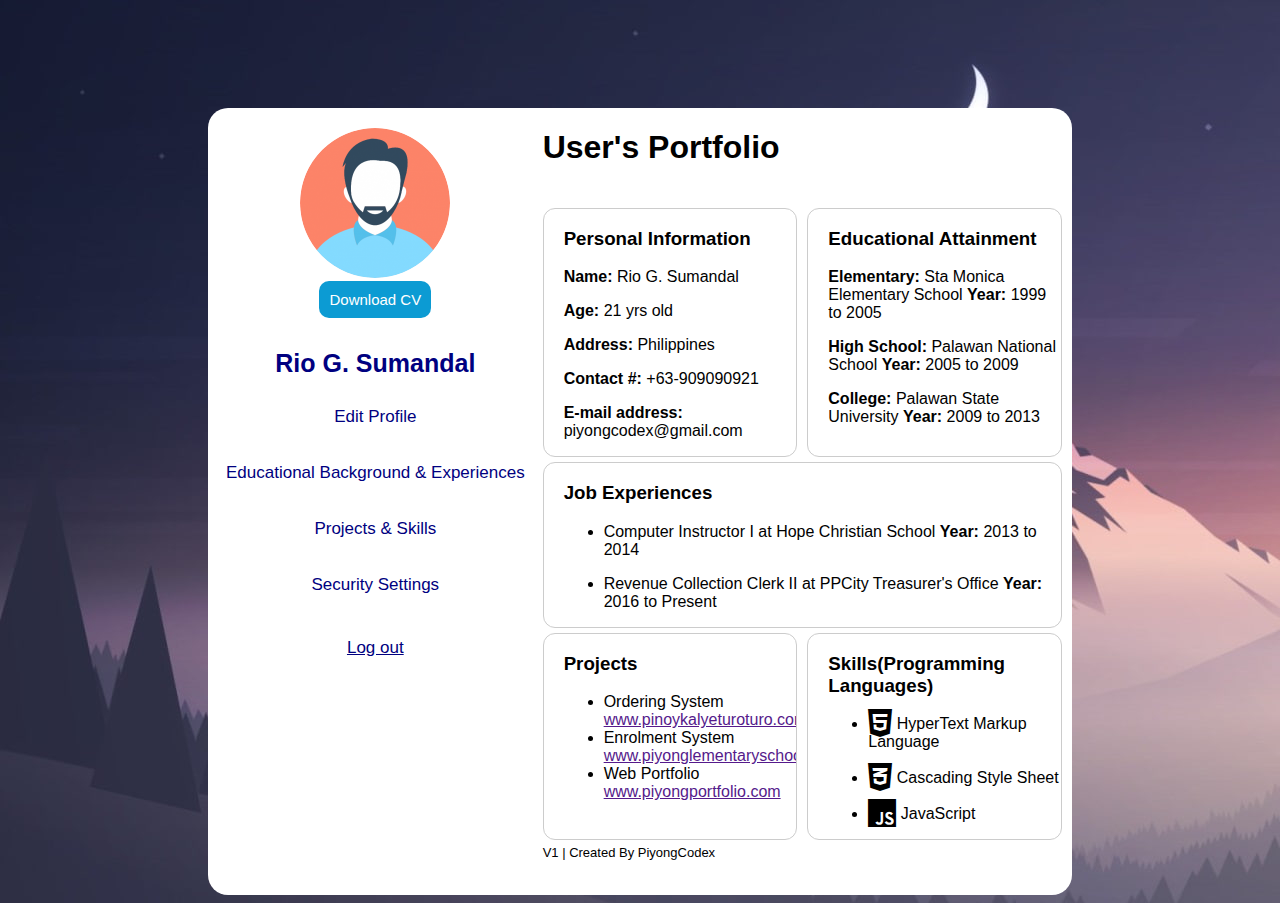
<file: index.html>
<!DOCTYPE html>
<html lang="en">
  <head>
    <meta charset="UTF-8" />
    <meta http-equiv="X-UA-Compatible" content="IE=edge" />
    <meta name="viewport" content="width=device-width, initial-scale=1.0" />
    <title>Welcome Rio |</title>
    <link rel="stylesheet" href="styleIndex.css" />
    <link
      rel="stylesheet"
      href="https://cdnjs.cloudflare.com/ajax/libs/font-awesome/6.2.1/css/all.min.css"
    />
  </head>
  <body background="/imgs/wallpaper.jpg">
    <!--This will be the main-->
    <div class="container">
      <!--Side Bar-->
      <div class="sideMenu">
        <img id="imgs" src="/imgs/manid.png" alt="" /><br />
        <input id="dlCvBtn" type="submit" value="Download CV" />
        <div class="userContainer">
          <h2 id="rio">Rio G. Sumandal</h2>
          <a href="/editprof.html">
            <input class="btn" type="submit" value="Edit Profile" />
          </a>
          <a href="/educBcEx.html">
            <input
              class="btn"
              type="submit"
              value="Educational Background & Experiences"
            />
          </a>
          <a href="/projSkills.html">
            <input class="btn" type="submit" value="Projects & Skills" />
          </a>
          <a href="/settings.html">
            <input class="btn" type="submit" value="Security Settings" />
          </a>
        </div>
        <a class="btn" href="/login.html">Log out</a>
      </div>
      <!--Top Header-->
      <div clas="topContent">
        <h1 id="topH">User's Portfolio</h1>
      </div>
      <!--Main Content-->
      <div class="mainContent">
        <div class="infoBox">
          <b></b>
          <h3>Personal Information</h3>
          <p><b>Name:</b> Rio G. Sumandal</p>
          <p><b>Age:</b> 21 yrs old</p>
          <p><b>Address:</b> Philippines</p>
          <p><b>Contact #:</b> +63-909090921</p>
          <p><b>E-mail address:</b> piyongcodex@gmail.com</p>
        </div>
        <div class="educBox">
          <h3>Educational Attainment</h3>
          <p>
            <b>Elementary:</b> Sta Monica Elementary School <b>Year:</b> 1999 to
            2005
          </p>
          <p>
            <b>High School:</b> Palawan National School <b>Year:</b> 2005 to
            2009
          </p>
          <p>
            <b>College:</b> Palawan State University <b>Year:</b> 2009 to 2013
          </p>
        </div>
        <div class="expBox">
          <h3>Job Experiences</h3>
          <ul>
            <li>
              <p>
                Computer Instructor I at Hope Christian School <b>Year:</b> 2013
                to 2014
              </p>
            </li>
            <li>
              <p>
                Revenue Collection Clerk II at PPCity Treasurer's Office
                <b>Year:</b> 2016 to Present
              </p>
            </li>
          </ul>
        </div>
        <div class="projBox">
          <h3>Projects</h3>
          <ul>
            <li>
              Ordering System
              <a href="">www.pinoykalyeturoturo.com</a>
            </li>
            <li>
              Enrolment System
              <a href="">www.piyonglementaryschool.com</a>
            </li>
            <li>Web Portfolio <a href="">www.piyongportfolio.com</a></li>
          </ul>
        </div>
        <div class="skillsBox">
          <h3>Skills(Programming Languages)</h3>
          <ul>
            <li>
              <i class="fa-brands fa-html5 fa-2xl"></i> HyperText Markup
              Language
            </li>
            <br />
            <li>
              <i class="fa-brands fa-css3-alt fa-2xl"></i> Cascading Style Sheet
            </li>
            <br />
            <li><i class="fa-brands fa-js fa-2xl"></i> JavaScript</li>
          </ul>
        </div>
      </div>
      <div class="footerBottom">V1 | Created By PiyongCodex</div>
    </div>
    <!--This will be the main-->
  </body>
</html>
</file>
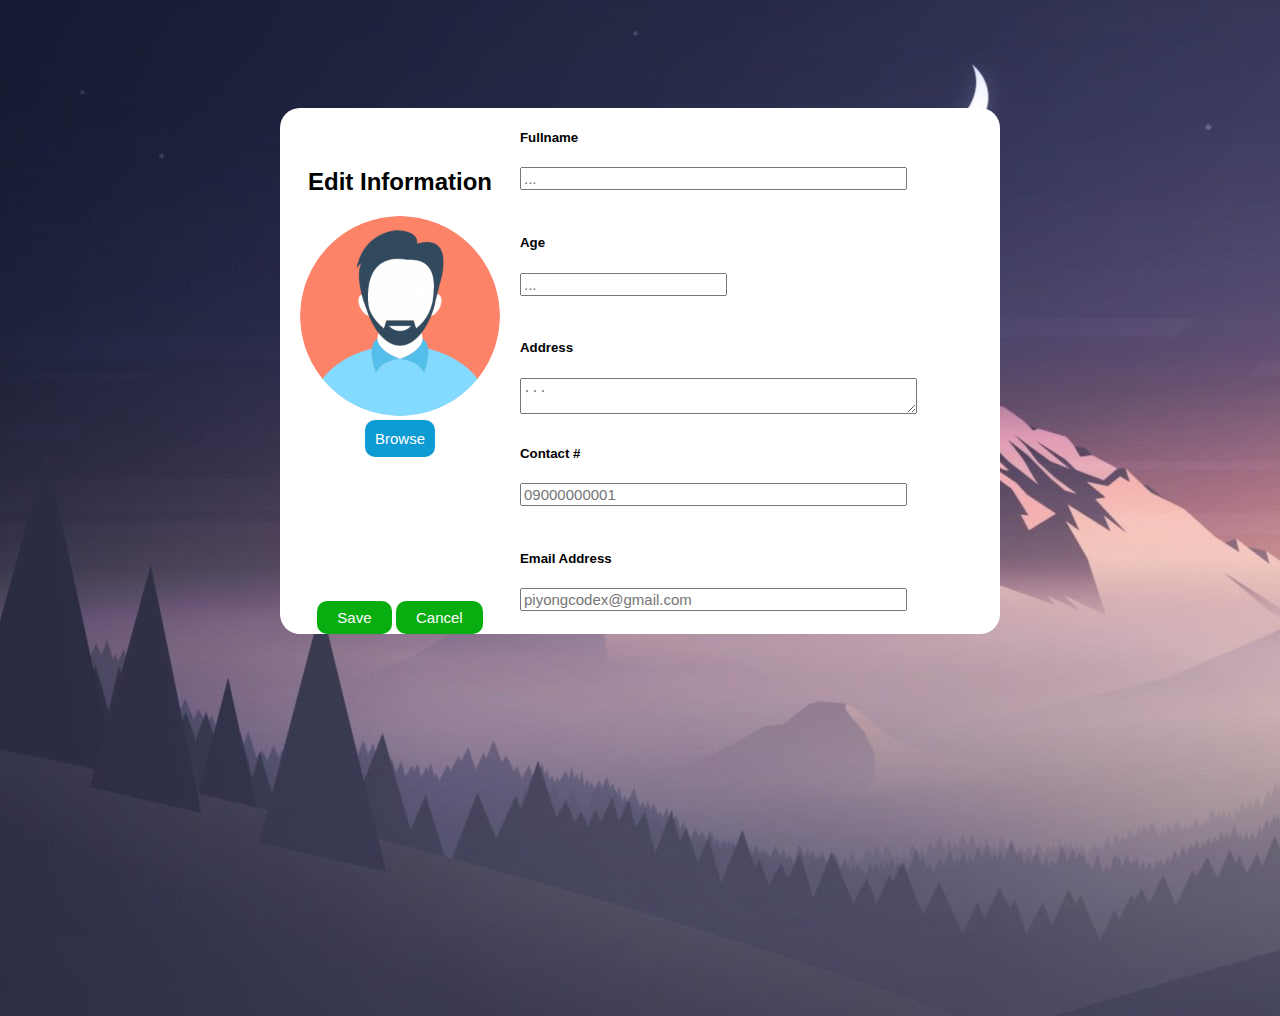
<file: editprof.html>
<!DOCTYPE html>
<html lang="en">
  <head>
    <meta charset="UTF-8" />
    <meta http-equiv="X-UA-Compatible" content="IE=edge" />
    <meta name="viewport" content="width=device-width, initial-scale=1.0" />
    <title>Edit Profile</title>
    <link rel="stylesheet" href="styleEditProf.css" />
  </head>
  <body background="/imgs/wallpaper.jpg">
    <div class="container">
      <div class="profileBox">
        <h2>Edit Information</h2>
        <div><img class="img" src="/imgs/manid.png" alt="" /></div>
        <div><input id="upBtn" type="submit" value="Browse" /></div>
        <br /><br /><br /><br /><br /><br /><br /><br />
        <div>
          <input id="saveBtn" type="submit" value="Save" />

          <a href="/index.html">
            <input id="backBtn" type="submit" value="Cancel" />
          </a>
        </div>
      </div>

      <div class="nameBox">
        <h5>Fullname</h5>
        <input type="text" placeholder="..." size="40px" />
      </div>
      <div class="ageBox">
        <h5>Age</h5>
        <input type="number" placeholder="..." size="2px" />
      </div>
      <div class="addBox">
        <h5>Address</h5>
        <textarea
          name=""
          id="txtAreaAdd"
          cols="47"
          rows="2"
          placeholder="..."
        ></textarea>
      </div>
      <div class="conBox">
        <h5>Contact #</h5>
        <input type="text" placeholder="09000000001" size="40px" />
      </div>
      <div class="emailBox">
        <h5>Email Address</h5>
        <input type="text" placeholder="piyongcodex@gmail.com" size="40px" />
      </div>
    </div>
  </body>
</html>
</file>
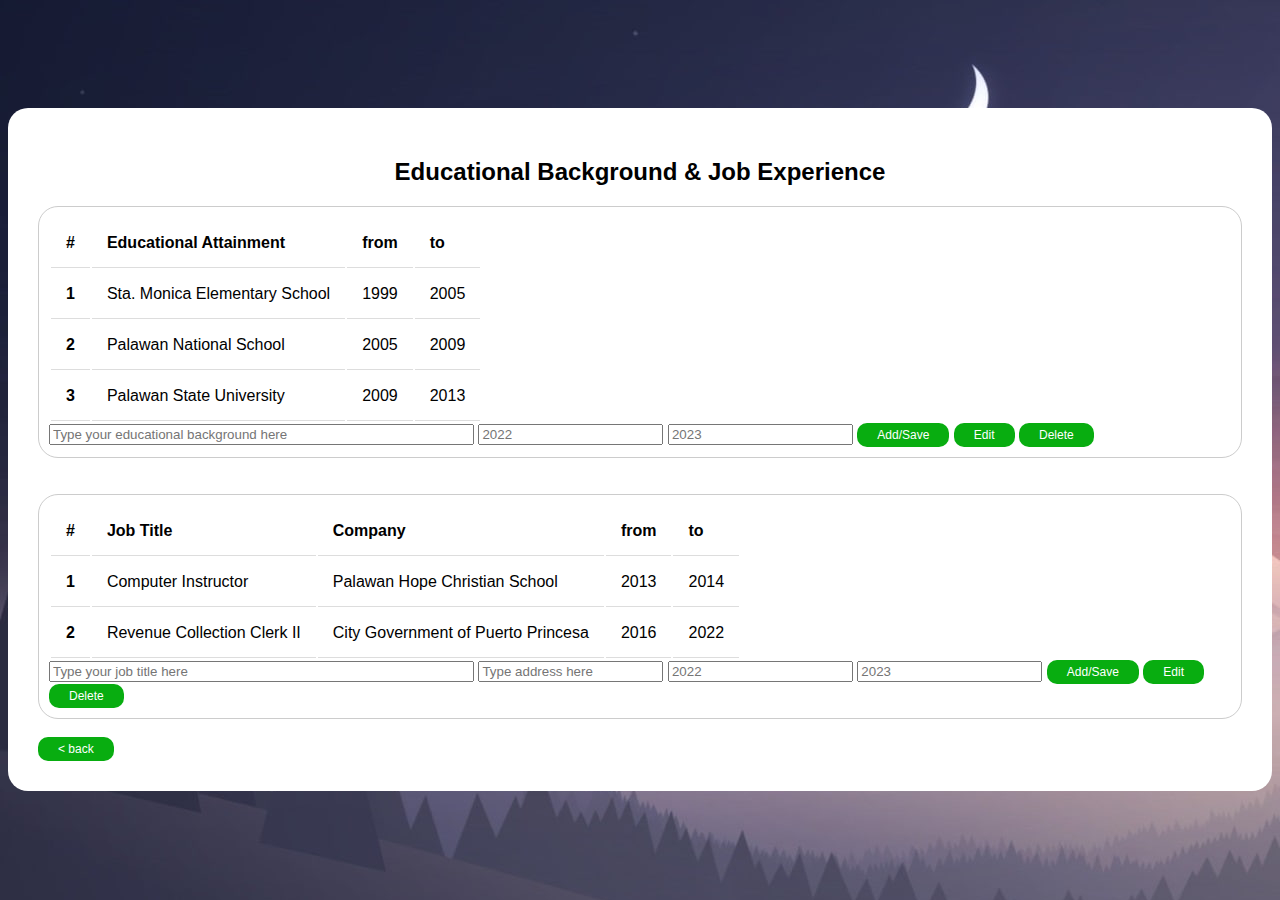
<file: educBcEx.html>
<!DOCTYPE html>
<html lang="en">
  <head>
    <meta charset="UTF-8" />
    <meta http-equiv="X-UA-Compatible" content="IE=edge" />
    <meta name="viewport" content="width=device-width, initial-scale=1.0" />
    <title>Educational Background & Job Experiences</title>
    <link rel="stylesheet" href="/styleBcEx.css" />
  </head>
  <body background="/imgs/wallpaper.jpg">
    <div class="container">
      <h2>Educational Background & Job Experience</h2>
      <!-- Education -->
      <div class="educTbl">
        <div class="edTbl">
          <table>
            <tr>
              <th>#</th>
              <th>Educational Attainment</th>
              <th>from</th>
              <th>to</th>
            </tr>
            <tr>
              <th>1</th>
              <td>Sta. Monica Elementary School</td>
              <td>1999</td>
              <td>2005</td>
            </tr>
            <tr>
              <th>2</th>
              <td>Palawan National School</td>
              <td>2005</td>
              <td>2009</td>
            </tr>
            <tr>
              <th>3</th>
              <td>Palawan State University</td>
              <td>2009</td>
              <td>2013</td>
            </tr>
          </table>
        </div>
        <div class="edTblElement">
          <!-- button adding -->
          <input
            type="text"
            size="50px"
            placeholder="Type your educational background here"
          />
          <input type="number" size="10px" placeholder="2022" />
          <input type="number" size="10px" placeholder="2023" />
          <input class="btn" type="submit" value="Add/Save" />
          <input class="btn" type="submit" value="Edit" />
          <input class="btn" type="submit" value="Delete" />
        </div>
      </div>

      <br /><br />
      <!-- Job -->
      <div class="jobTbl">
        <div class="jTbl">
          <table>
            <tr>
              <th>#</th>
              <th>Job Title</th>
              <th>Company</th>
              <th>from</th>
              <th>to</th>
            </tr>
            <tr>
              <th>1</th>
              <td>Computer Instructor</td>
              <td>Palawan Hope Christian School</td>
              <td>2013</td>
              <td>2014</td>
            </tr>
            <tr>
              <th>2</th>
              <td>Revenue Collection Clerk II</td>
              <td>City Government of Puerto Princesa</td>
              <td>2016</td>
              <td>2022</td>
            </tr>
          </table>
        </div>
        <!-- button adding -->

        <div class="jTblElement">
          <input
            type="text"
            size="50px"
            placeholder="Type your job title here"
          />
          <input type="text" placeholder="Type address here" />
          <input type="number" size="10px" placeholder="2022" />
          <input type="number" size="10px" placeholder="2023" />
          <input class="btn" type="submit" value="Add/Save" />
          <input class="btn" type="submit" value="Edit" />
          <input class="btn" type="submit" value="Delete" />
        </div>
      </div>
      <br />
      <a href="/index.html">
        <input class="btn" type="submit" value="< back" />
      </a>
    </div>
  </body>
</html>
</file>
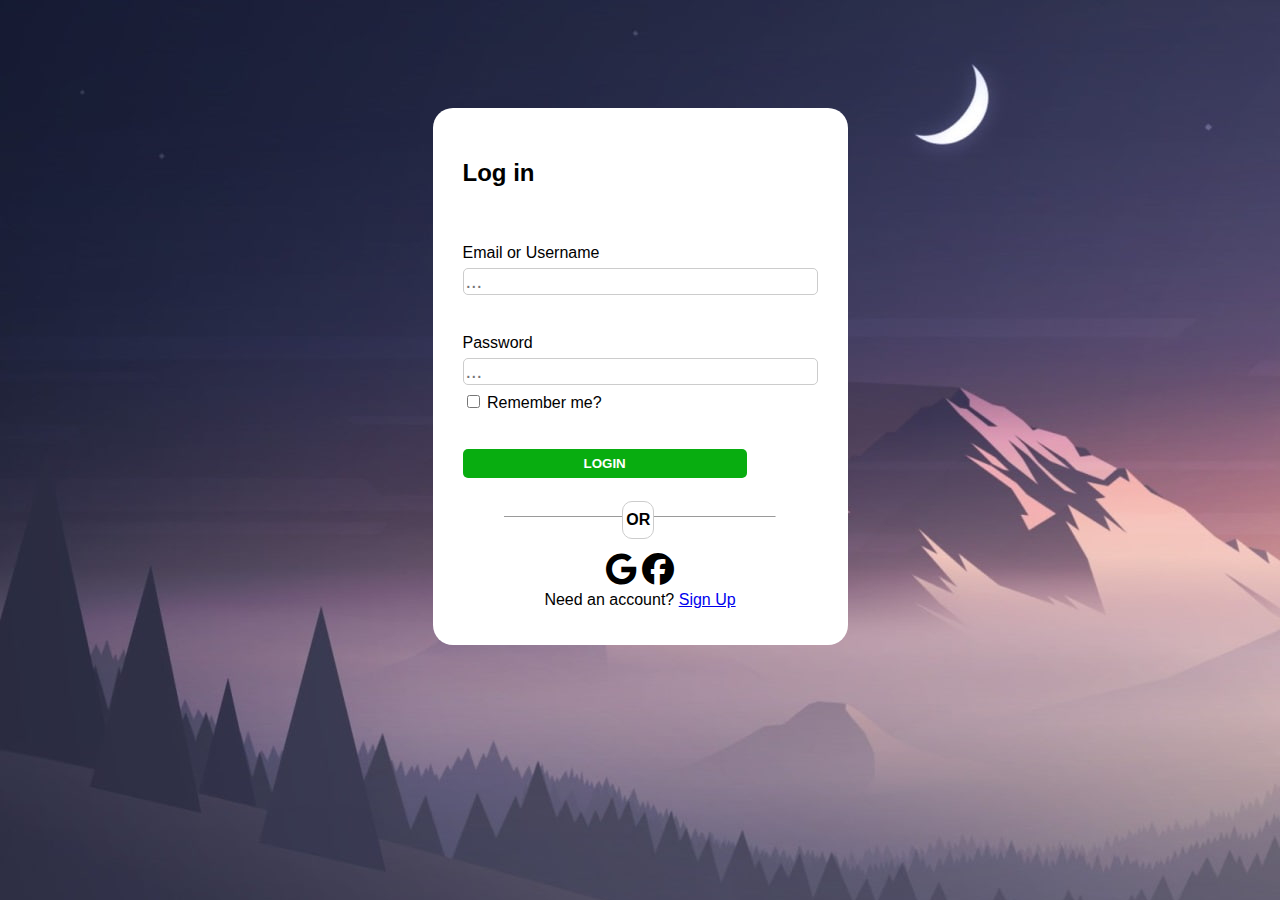
<file: login.html>
<!DOCTYPE html>
<html lang="en">
  <head>
    <meta charset="UTF-8" />
    <meta http-equiv="X-UA-Compatible" content="IE=edge" />
    <meta name="viewport" content="width=device-width, initial-scale=1.0" />
    <title>Log in</title>
    <link rel="stylesheet" href="/styleLog.css" />
    <link
      rel="stylesheet"
      href="https://cdnjs.cloudflare.com/ajax/libs/font-awesome/6.2.1/css/all.min.css"
    />
  </head>
  <body background="/imgs/wallpaper.jpg">
    <div class="container">
      <h2>Log in</h2>
      <br />
      <label for="">Email or Username</label><br />
      <input class="textBox" type="text" placeholder="..." size="27px" />
      <br />
      <br />
      <label for="">Password</label><br />
      <input class="textBox" type="password" placeholder="..." size="27px" />
      <br />
      <input type="checkbox" />
      <label for="checkbox">Remember me?</label>
      <br />
      <br />
      <a href="/index.html">
        <input id="logBtn" type="submit" value="LOGIN" />
      </a>
      <br />
      <br />
      <!-- make horizontal line -->
      <div id="parent">
        <div class="hori">
          <hr width="270px" size="" />
        </div>
        <div class="lbl">
          <label>OR</label>
        </div>
      </div>
      <!--  -->
      <br />
      <center>
        <i class="fa-brands fa-google fa-2xl"></i>
        <i class="fa-brands fa-facebook fa-2xl"></i>
      </center>

      <!-- l -->
      <center>
      <label>Need an account?</label><label>
      <span></span>
      <a href="/signup.html">Sign Up</a>
      </center>
    </div>
  </body>
</html>
</file>
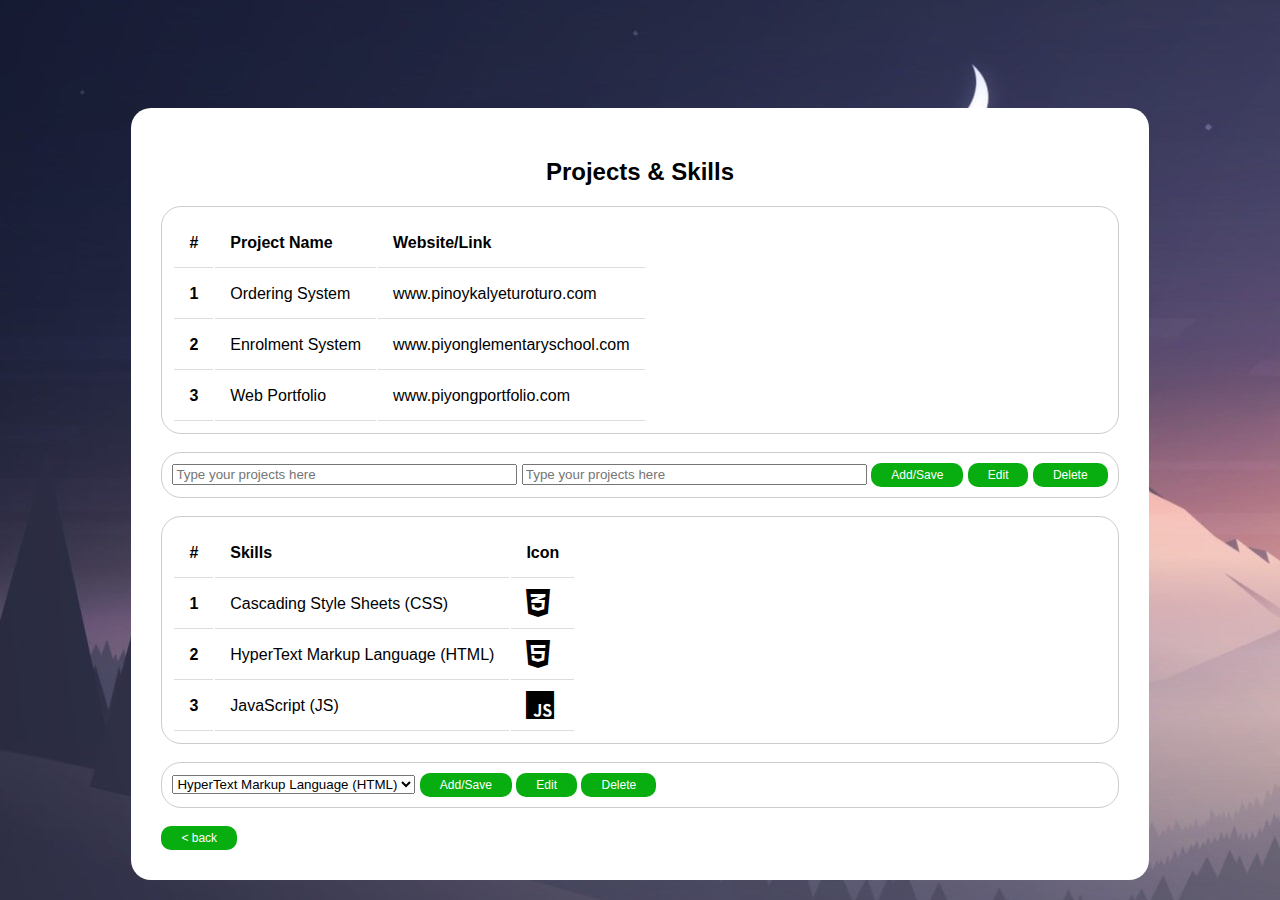
<file: projSkills.html>
<!DOCTYPE html>
<html lang="en">
  <head>
    <meta charset="UTF-8" />
    <meta http-equiv="X-UA-Compatible" content="IE=edge" />
    <meta name="viewport" content="width=device-width, initial-scale=1.0" />
    <title>Projects & Skills</title>
    <link rel="stylesheet" href="/styleProjSkills.css" />
    <link
      rel="stylesheet"
      href="https://cdnjs.cloudflare.com/ajax/libs/font-awesome/6.2.1/css/all.min.css"
    />
  </head>
  <body background="/imgs/wallpaper.jpg">
    <div class="container">
      <h2>Projects & Skills</h2>
      <!--Projects-->
      <div class="projTbl">
        <table>
          <tr>
            <th>#</th>
            <th>Project Name</th>
            <th>Website/Link</th>
          </tr>
          <tr>
            <th>1</th>
            <td>Ordering System</td>
            <td>www.pinoykalyeturoturo.com</td>
          </tr>
          <tr>
            <th>2</th>
            <td>Enrolment System</td>
            <td>www.piyonglementaryschool.com</td>
          </tr>
          <tr>
            <th>3</th>
            <td>Web Portfolio</td>
            <td>www.piyongportfolio.com</td>
          </tr>
        </table>
      </div>
      <br />
      <div class="projskillTblElement">
        <!-- button adding -->
        <input type="text" size="40px" placeholder="Type your projects here" />
        <input type="text" size="40px" placeholder="Type your projects here" />
        <input class="btn" type="submit" value="Add/Save" />
        <input class="btn" type="submit" value="Edit" />
        <input class="btn" type="submit" value="Delete" />
      </div>
      <br />
      <!--Skills-->
      <div class="skillTbl">
        <table>
          <tr>
            <th>#</th>
            <th>Skills</th>
            <th>Icon</th>
          </tr>
          <tr>
            <th>1</th>
            <td>Cascading Style Sheets (CSS)</td>
            <td><i class="fa-brands fa-css3-alt fa-2xl"></i></td>
          </tr>
          <tr>
            <th>2</th>
            <td>HyperText Markup Language (HTML)</td>
            <td><i class="fa-brands fa-html5 fa-2xl"></i></td>
          </tr>
          <tr>
            <th>3</th>
            <td>JavaScript (JS)</td>
            <td><i class="fa-brands fa-js fa-2xl"></i></td>
          </tr>
        </table>
      </div>
      <br />
      <div class="projskillTblElement">
        <!-- button adding -->
        <select>
          <option>HyperText Markup Language (HTML)</option>
          <option>Cascading Style Sheet (CSS)</option>
          <option>JavaScript (JS)</option>
        </select>
        <input class="btn" type="submit" value="Add/Save" />
        <input class="btn" type="submit" value="Edit" />
        <input class="btn" type="submit" value="Delete" />
      </div>
      <br />
      <a href="/index.html">
        <input class="btn" type="submit" value="< back" />
      </a>
    </div>
  </body>
</html>
</file>
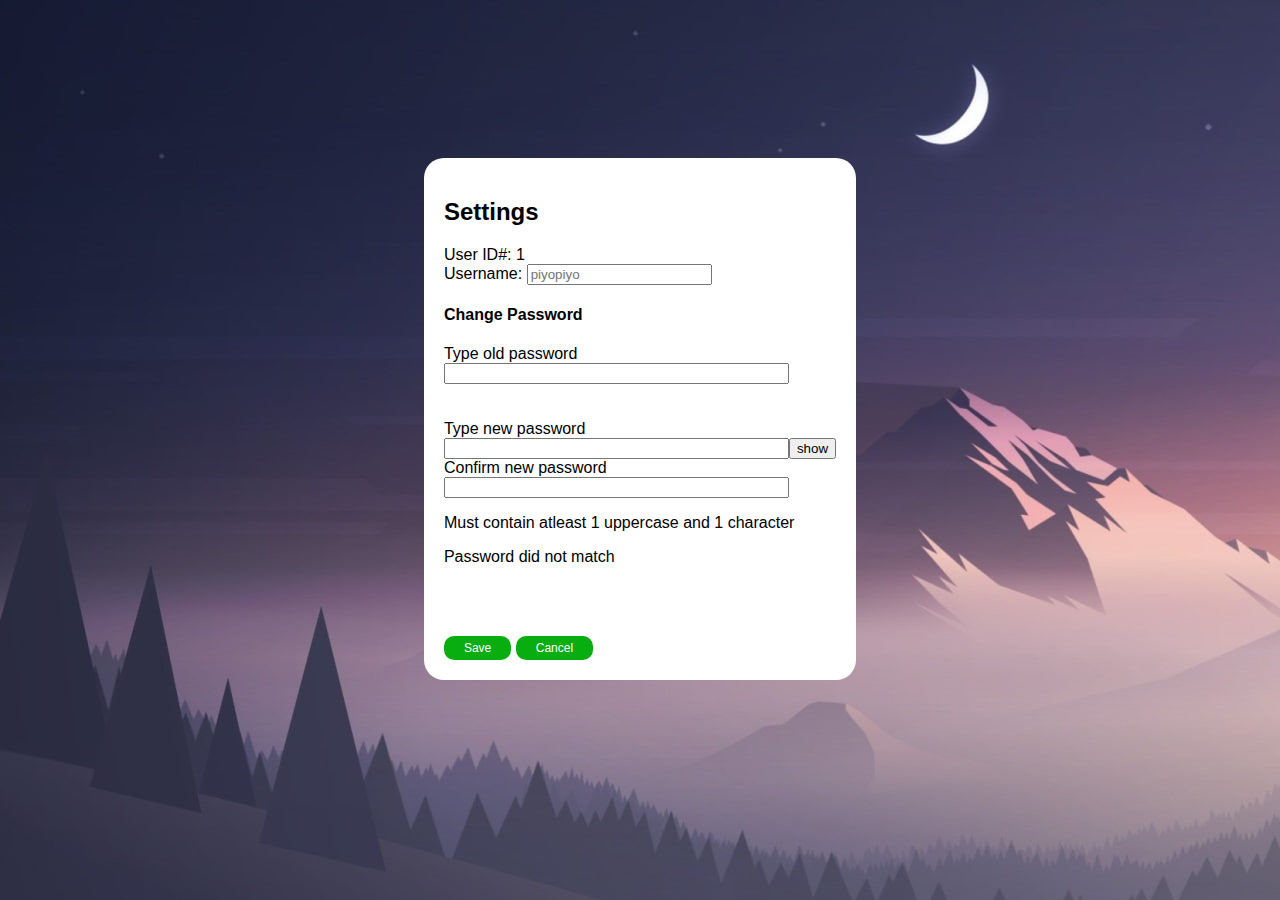
<file: settings.html>
<!DOCTYPE html>
<html lang="en">
  <head>
    <meta charset="UTF-8" />
    <meta http-equiv="X-UA-Compatible" content="IE=edge" />
    <meta name="viewport" content="width=device-width, initial-scale=1.0" />
    <title>Settings</title>
    <link rel="stylesheet" href="/settings.css" />
  </head>
  <body background="/imgs/wallpaper.jpg">
    <div class="container">
      <h2>Settings</h2>
      <div class="userSettings">
        <label>User ID#: 1</label><br />
        <label>Username: </label> <input type="text" placeholder="piyopiyo" />

        <br />
        <h4>Change Password</h4>

        <label>Type old password </label><br />
        <input type="password" size="40px" /><br /><br /><br />

        <label>Type new password</label><br />
        <input type="password" size="40px" /><input
          type="submit"
          value="show"
        /><br />

        <label>Confirm new password</label><br />
        <input type="password" size="40px" /><br />
        <p>Must contain atleast 1 uppercase and 1 character</p>
        <p id="passCheck">Password did not match</p>
        <br /><br /><br />
        <input class="btn" type="submit" value="Save" />
        <a href="/index.html">
          <input class="btn" type="submit" value="Cancel" />
        </a>
      </div>
    </div>
  </body>
</html>
</file>
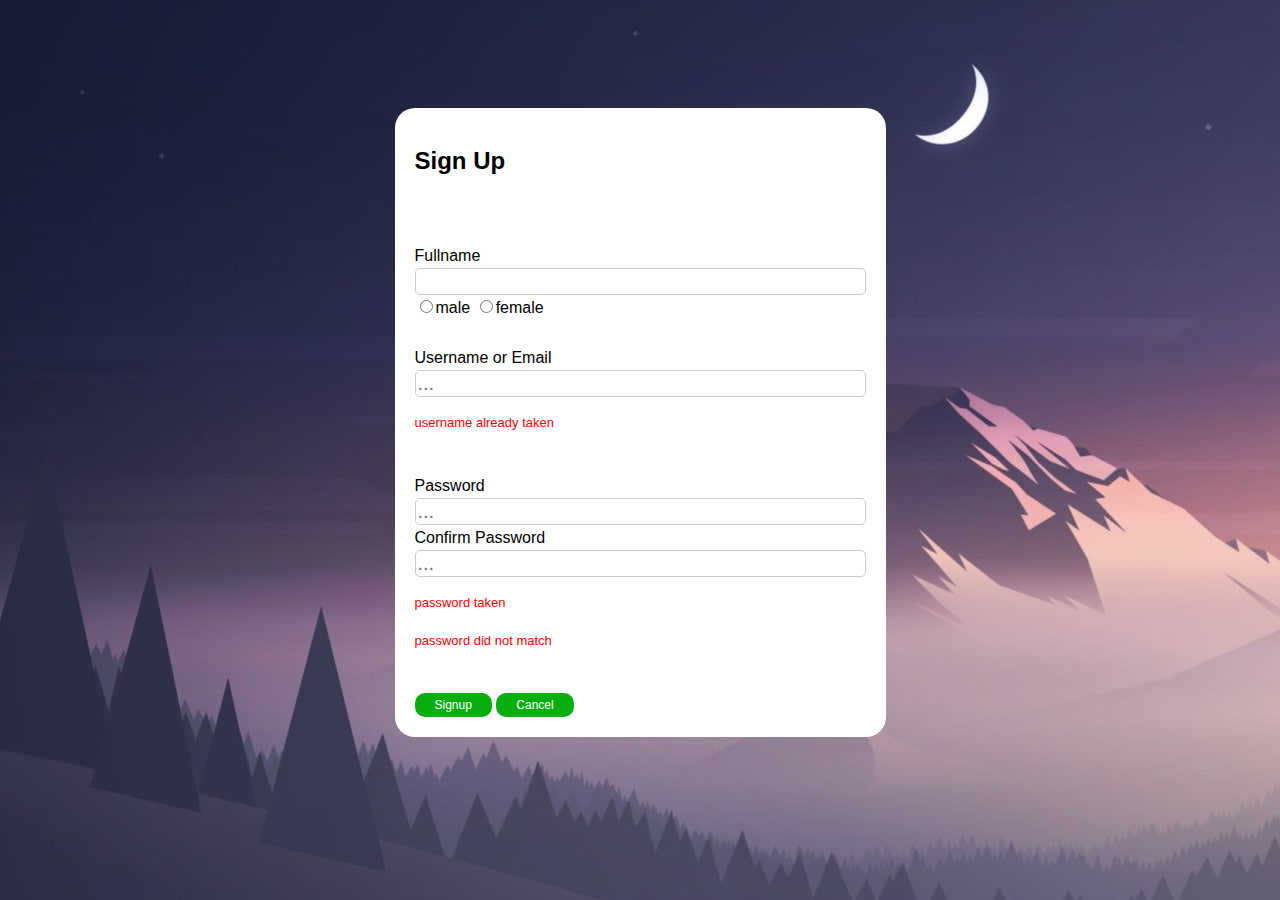
<file: signup.html>
<!DOCTYPE html>
<html lang="en">
  <head>
    <meta charset="UTF-8" />
    <meta http-equiv="X-UA-Compatible" content="IE=edge" />
    <meta name="viewport" content="width=device-width, initial-scale=1.0" />
    <title>Signup</title>
    <link rel="stylesheet" href="/styleSignup.css" />
  </head>
  <body background="/imgs/wallpaper.jpg">
    <div class="container">
      <h2>Sign Up</h2>
      <br /><br />

      <label>Fullname</label><br />
      <input class="textBox" type="text" size="35px" placeholder="" />
      <br />
      <input type="radio" /><label>male</label> <input type="radio" /><label
        >female</label
      >

      <br /><br />
      <label>Username or Email</label><br />
      <input class="textBox" type="text" size="35px" placeholder="..." />
      <br />
      <p>username already taken</p>
      <br />

      <label>Password</label><br />
      <input class="textBox" type="password" size="35px" placeholder="..." />
      <br />

      <label>Confirm Password</label><br />
      <input class="textBox" type="password" size="35px" placeholder="..." />
      <p>password taken</p>
      <p>password did not match</p>

      <br />
      <input class="btn" type="submit" value="Signup" />
      <a href="login.html">
        <input class="btn" type="submit" value="Cancel" />
      </a>
    </div>
  </body>
</html>
</file>
<file: styleIndex.css>
body
{
    font-family: Verdana, Geneva, Tahoma, sans-serif;
    padding: 100px 200px 0 200px;
    background-color: rgb(97, 95, 95);

}
.container
{
    background-color: white;
    border-radius: 20px;
    height: auto;
    width: auto;
    display: grid;

    grid-template-columns: 1fr 3fr;
    grid-template-rows: 100px 1fr 50px;

    grid-template-areas: "block1 block2"
                         "block1 block3"
                         "block1 block4";
}
.sideMenu
{
    padding: 20px 0 0 0;
    grid-area: block1;
    text-align: center;
    font-size: 15px;

}
.topContent
{
    grid-area: block2;
}
.mainContent
{
    grid-area: block3;
}
.footerBottom
{
    grid-area: block4;
}
.btn
{
   line-height: 30px;
   font-size: 17px;
   font-weight: 500;
   border-color: transparent;
   background-color: transparent;
   cursor: pointer;
   color: navy;
   margin-bottom: 20px;
}
.btn:hover,#dlCvBtn:hover
{
    font-weight: 900;
    cursor: pointer;
}
.user
{
    color: green;
    font-weight: 700;
}
.userContainer
{
    padding: 10px;
    border-radius: 30px;
    display:flex;
    flex-direction: column;
}
h2
{
font-size: 25px;
color: navy;
}
.mainContent
{
    display: grid;
    grid-template-areas: "block1 block2" "block3 block3" "block4 block5";
    grid-template-columns: 1fr 1fr;
}
.mainContent>div
{

 padding: 0 0 0 20px;
 border: 1px solid #ccc;
 border-radius: 12px;
 margin: 0 10px 5px 0;

 min-height: 100px;
 overflow: hidden;
}
.infoBox
{
    grid-area: block1;
}
.educBox
{
    grid-area: block2;
}
.expBox
{
    grid-area: block3;
}
.projBox
{
    grid-area: block4;
}
.skillsBox
{
    grid-area: block5;
}
.footerBottom
{
    font-size: 13px;
}
#skillIcon
{
    width: 210px;
    height: 100px;
}
#order
{
height: 100px;
width: 100px;
border-radius: 20px;
line-height: 20px;
border: 1px solid #ccc;
}
#skills
{
height: 100px;
width: 170px;
}
#imgs
{
    width: 150px;
    height: 150px;
    border-radius: 50%;
}
#dlCvBtn
{
    font-size: 15px;
    border: none;
    border-radius: 10px;
    padding: 10px;
    background-color: rgb(12, 155, 211);
    color: white;
}
@media (max-width: 952px)
{
    .container
    {
        grid-template-columns: 1fr;
        grid-template-rows: 100px 1fr 2fr 100px;

        grid-template-areas: "block2"
                            "block1"
                            "block3"
                            "block4";
    }
    .mainContent
    {
        grid-template-areas: "block1"
                            "block2"
                            "block3"
                            "block4"
                            "block5";
        grid-template-columns: 1fr;

        margin-left: 10px;
    }
    #topH
    {
    text-align: center;
    }
    .userContainer
    {
        padding: 10px;
        border-radius: 30px;
        display: block;
    }
}
</file>
<file: styleEditProf.css>
body
{
    font-family: Verdana, Geneva, Tahoma, sans-serif;
    background-color: rgb(97, 95, 95);;
    height: 100vh;

    padding-top: 100px;
    display: flex;
    justify-content: center;
}
.container
{
    background-color: white;
    border-radius: 20px;

    position: absolute;
    
    display: grid;
    grid-template-areas: "block1 block2"
                         "block1 block3"
                         "block1 block4"
                         "block1 block5"
                         "block1 block6";
    grid-template-columns: 1fr 2fr;
    grid-template-rows: 1fr 1fr 1fr 1fr 1fr;
}
.profileBox
{
    grid-area: block1;
    text-align:  center;
    padding: 40px 20px 0 20px;
}
.img
{
    width: 200px;
    height: 200px;
    border-radius: 50%;
}
#upBtn
{
    font-size: 15px;
    border: none;
    border-radius: 10px;
    padding: 10px;
    background-color: rgb(12, 155, 211);
    color: white;
}
#upBtn:hover
{
    font-weight: 900;
    cursor: pointer;
}
#saveBtn
{
    font-size: 15px;
    border: none;
    border-radius: 10px;
    padding: 8px 20px 8px 20px;
    background-color: rgb(8, 173, 16);
    color: rgb(255, 255, 255);
}
#saveBtn:hover
{
    font-weight: 900;
    cursor: pointer;
}
#backBtn
{
    font-size: 15px;
    border: none;
    border-radius: 10px;
    padding: 8px 20px 8px 20px;
    background-color: rgb(8, 173, 16);
    color: rgb(255, 255, 255);
}
#backBtn:hover
{
    font-weight: 900;
    cursor: pointer;
}
.nameBox
{
    grid-area: block2;
}
.ageBox
{
    grid-area: block3;
}
.addBox
{
    grid-area: block4;
}
.conBox
{
    grid-area: block5;
}
.emailBox
{
    grid-area: block6;
}
.container>.nameBox>input,.container>.ageBox>input,.container>.conBox>input,.container>.emailBox>input
{
    font-size:15px; 
}
</file>
<file: styleBcEx.css>
body
{
    font-family: Verdana, Geneva, Tahoma, sans-serif;
    background-color: rgb(97, 95, 95);;
    height: auto;

    padding-top: 100px;
    display: flex;
    justify-content: center;
}
.container
{
    background-color: white;
    border-radius: 20px;
    height: auto;
    width: auto;

    padding: 30px;
}
.container>div
{
    border: 1px solid #ccc;
    border-radius: 20px;
    padding: 10px;
}
.btn
{
    font-size: 12px;
    border: none;
    border-radius: 10px;
    padding: 5px 20px 5px 20px;
    background-color: rgb(8, 173, 16);
    color: rgb(255, 255, 255);
}
h2
{
    text-align: center;
}
.btn:hover
{
 font-weight: 900;
 cursor: pointer;
}
th, td 
{
 border-bottom: 1px solid #ddd;
 padding: 15px;
 text-align: left;
}
tr:hover
{
    background-color: coral;
}
</file>
<file: styleLog.css>
body
{
    transition: .5s;
    font-family: Verdana, Geneva, Tahoma, sans-serif;
    background-color: rgb(97, 95, 95);;
    height: auto;

    padding-top: 100px;
    display: flex;
    justify-content: center;
    line-height: 30px;
}
.container
{
    background-color: white;
    border-radius: 20px;
    height: auto;
    width: auto;

    padding: 30px;
}
.textBox
{
    font-size: 20px;
    border-radius: 5px;
    border: 1px solid #ccc;
}
#logBtn
{
    padding: 7px 121px 7px 121px;
    border: none;
    border-radius: 5px;
    color: white;
    font-weight: 600;
    background-color: rgb(8, 173, 16);
}
hr
{
   color: #ccc;
}
#parent
{
    position: relative;
}
.lbl
{
    position: absolute;
    top: -15px;
    left: 45%;
    border: 1px solid #ccc;
    border-radius: 10px;
    padding: 3px;
    background-color: white;
    font-weight: 550;
}
i:hover
{
    color: orange;
    cursor: pointer;
}
#logBtn:hover
{
   font-weight: 100;
   cursor: pointer;
}
</file>
<file: styleProjSkills.css>
body
{
    font-family: Verdana, Geneva, Tahoma, sans-serif;
    background-color: rgb(97, 95, 95);;
    height: auto;

    padding-top: 100px;
    display: flex;
    justify-content: center;
}
.container
{
    background-color: white;
    border-radius: 20px;
    height: auto;
    width: auto;

    padding: 30px;
}
.btn
{
    font-size: 12px;
    border: none;
    border-radius: 10px;
    padding: 5px 20px 5px 20px;
    background-color: rgb(8, 173, 16);
    color: rgb(255, 255, 255);
}
.btn:hover
{
    font-weight: 900;
}
.container>div
{
    border: 1px solid #ccc;
    border-radius: 20px;
    padding: 10px;
}
h2
{
    text-align: center;
}
th, td 
{
 border-bottom: 1px solid #ddd;
 padding: 15px;
 text-align: left;
}
tr:hover
{
    background-color: coral;
}
</file>
<file: settings.css>
body
{
    font-family: Verdana, Geneva, Tahoma, sans-serif;
    padding: 100px 200px 0 200px;
    background-color: rgb(97, 95, 95);

    padding-top: 150px;
    display: flex;
    justify-content: center;
}
.container
{
    background-color: white;
    border-radius: 20px;
    height: auto;
    width: auto;
    padding: 20px;
    display: grid;
}
.btn
{
    font-size: 12px;
    border: none;
    border-radius: 10px;
    padding: 5px 20px 5px 20px;
    background-color: rgb(8, 173, 16);
    color: rgb(255, 255, 255);
}
.btn:hover
{
    font-weight: 900;
}
</file>
<file: styleSignup.css>
body
{
    font-family: Verdana, Geneva, Tahoma, sans-serif;
    background-color: rgb(97, 95, 95);;
    padding-top: 100px;
    display: flex;
    justify-content: center;

}
.container
{
    background-color: white;
    border-radius: 20px;
    line-height: 25px;
    padding: 20px;
}
.textBox
{
    font-size: 20px;
}
.btn
{
    font-size: 12px;
    border: none;
    border-radius: 10px;
    padding: 5px 20px 5px 20px;
    background-color: rgb(8, 173, 16);
    color: rgb(255, 255, 255);
}
.btn:hover
{
    font-weight: 900;
    cursor: pointer;
}
p
{
    color: red;
    font-size: 13px;
}
.textBox
{
font-size: 20px;
border-radius: 5px;
border: 1px solid #ccc;
}
</file>
